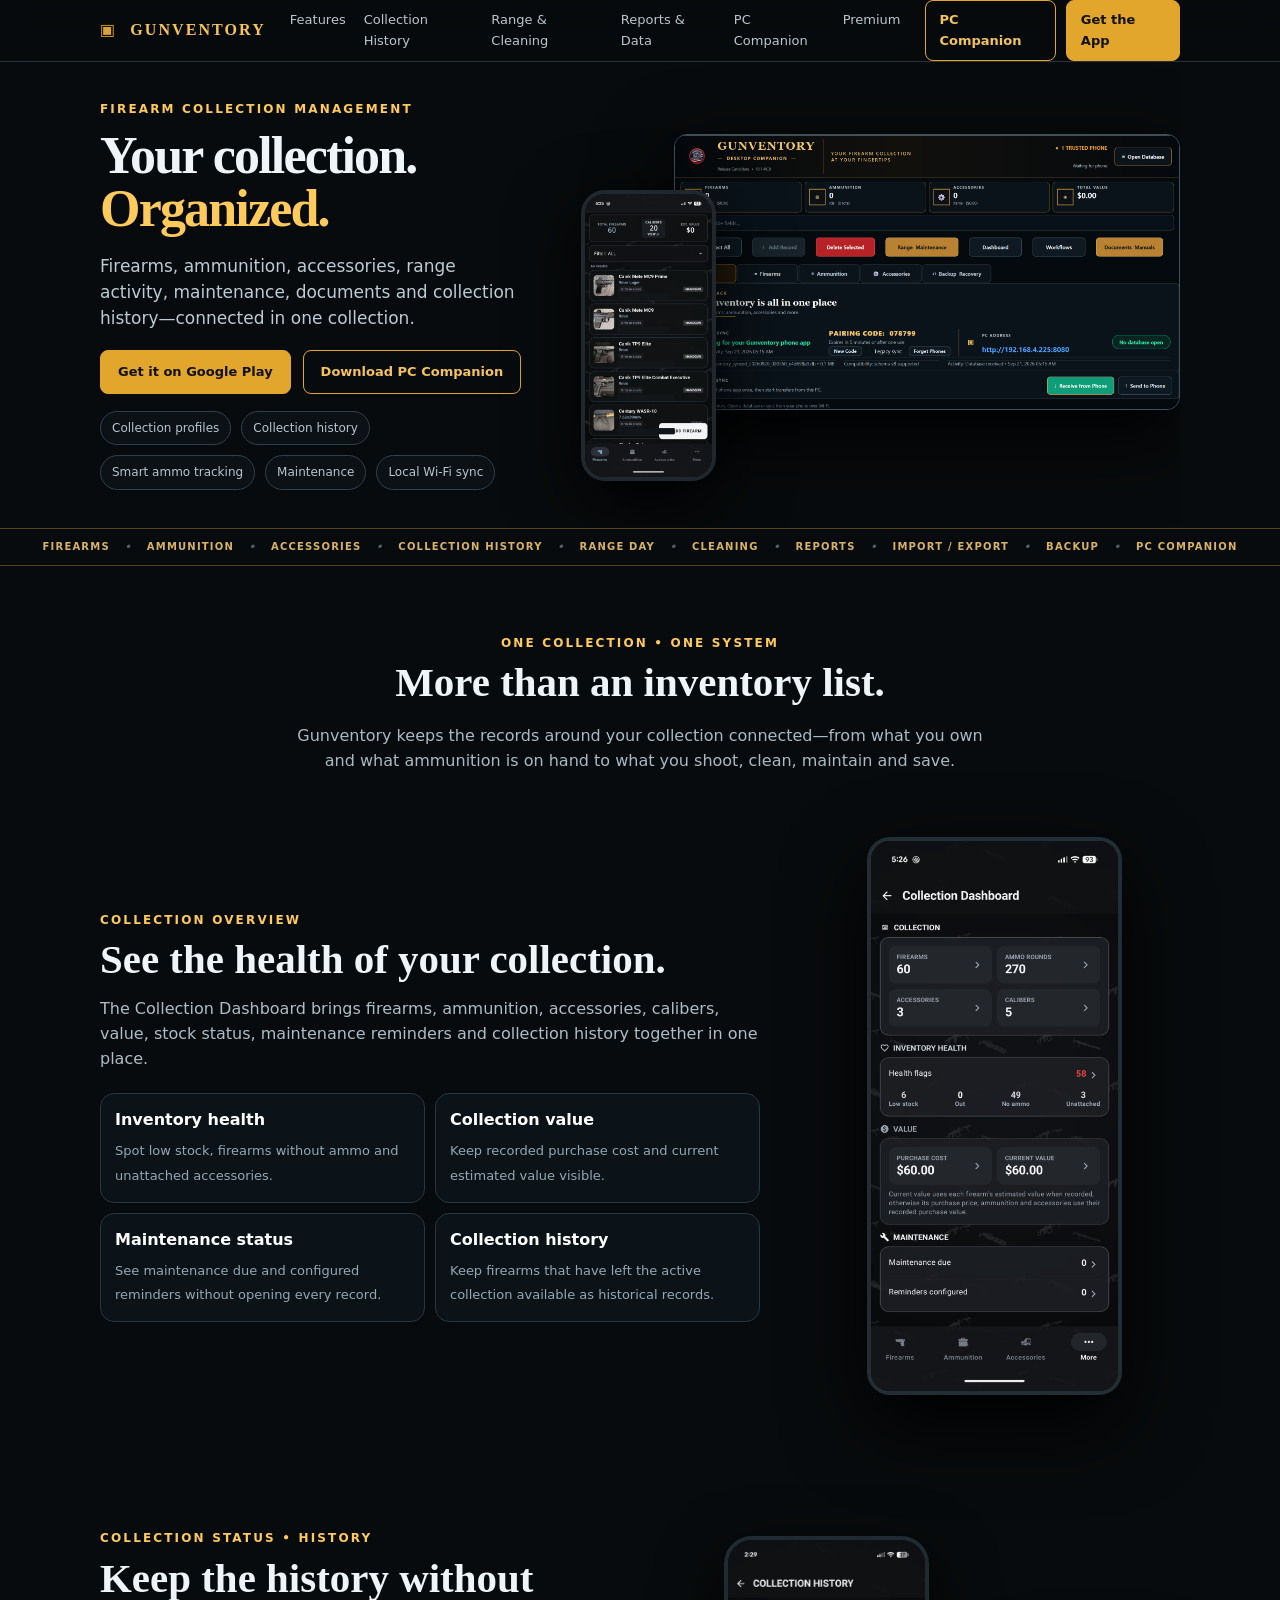
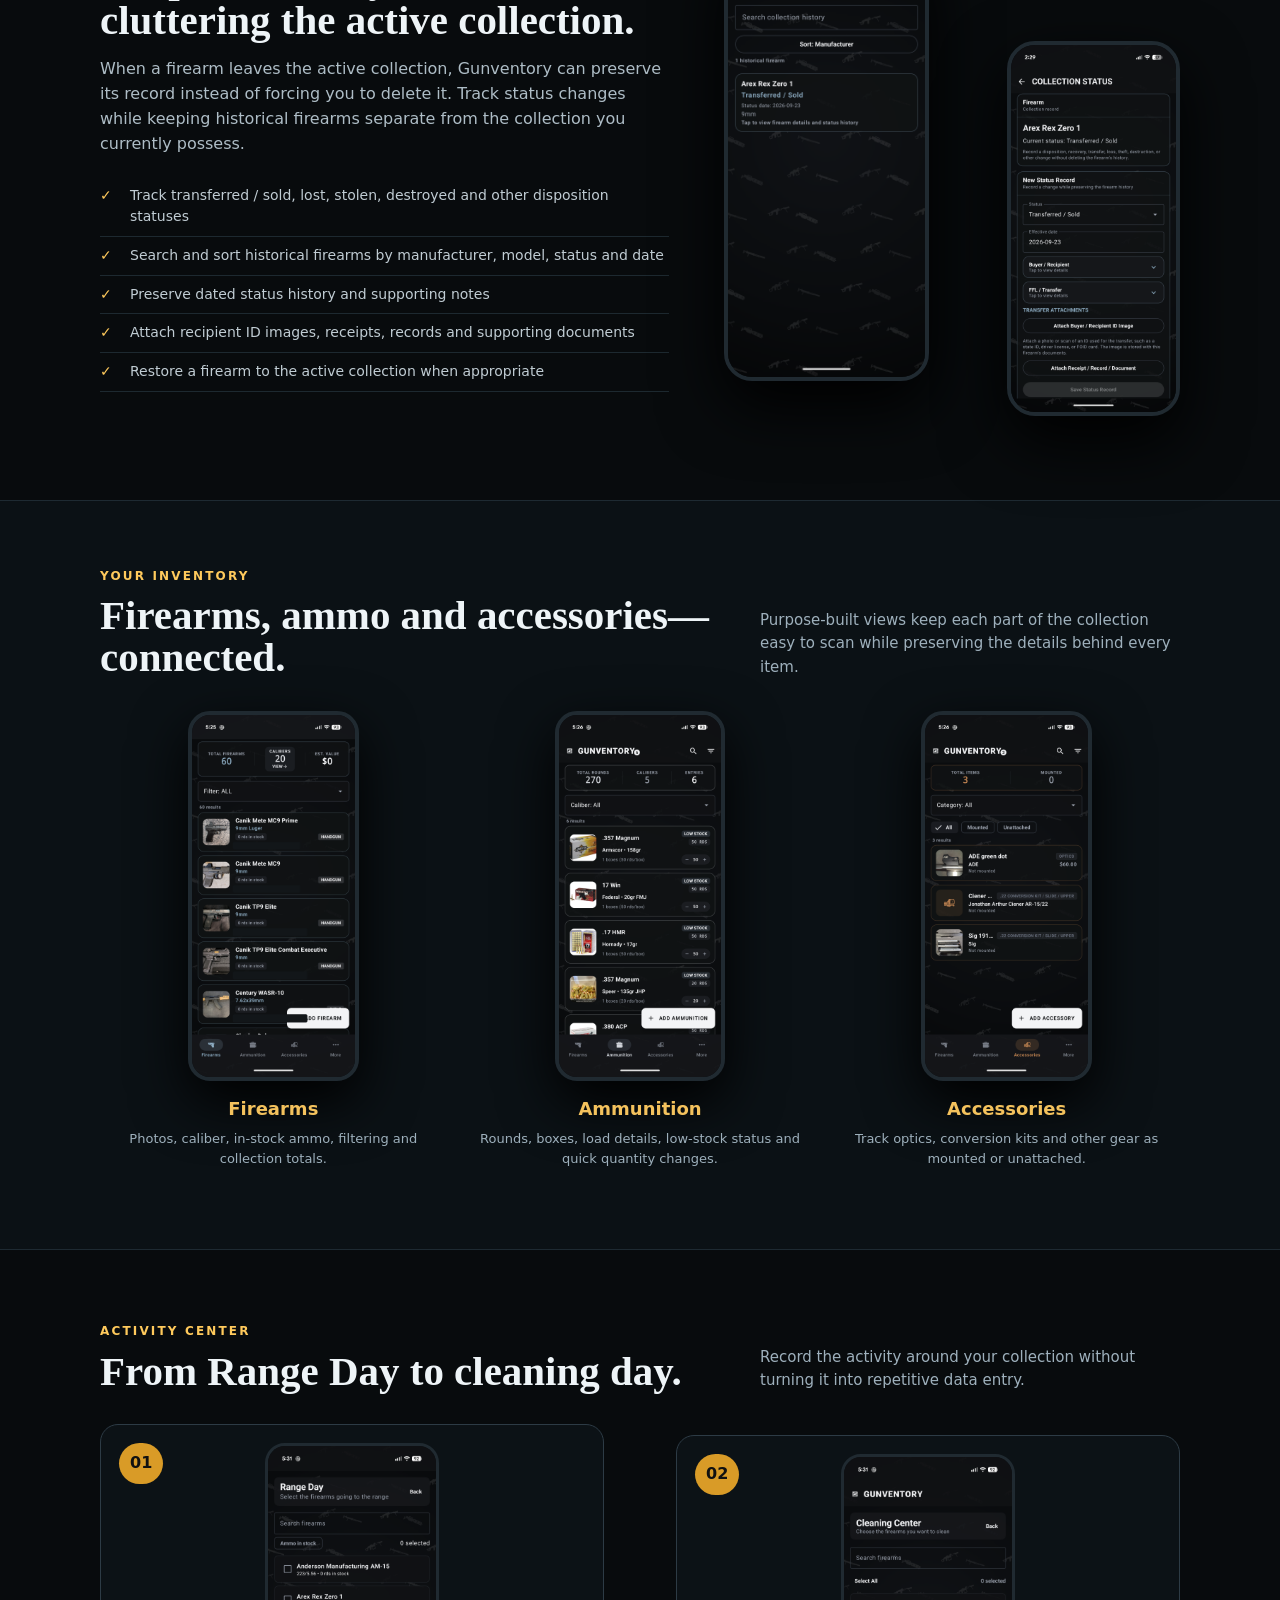
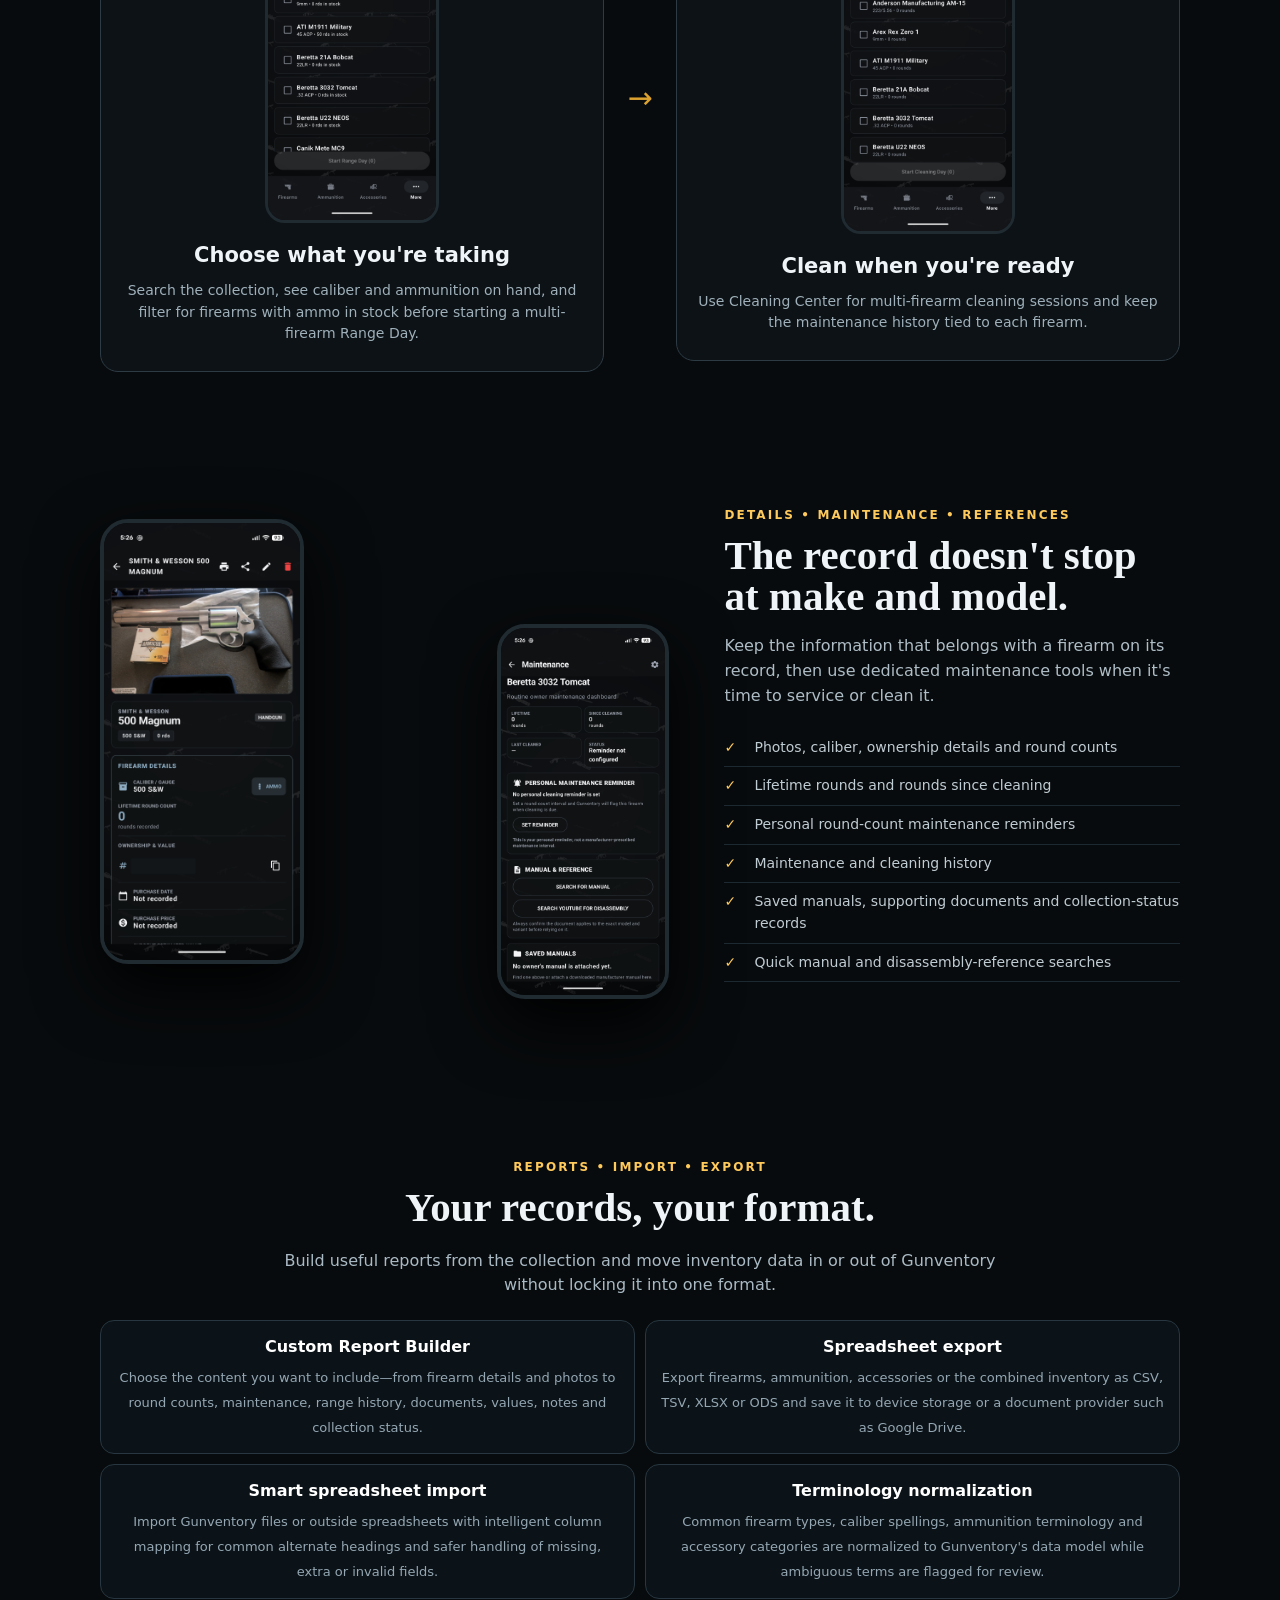
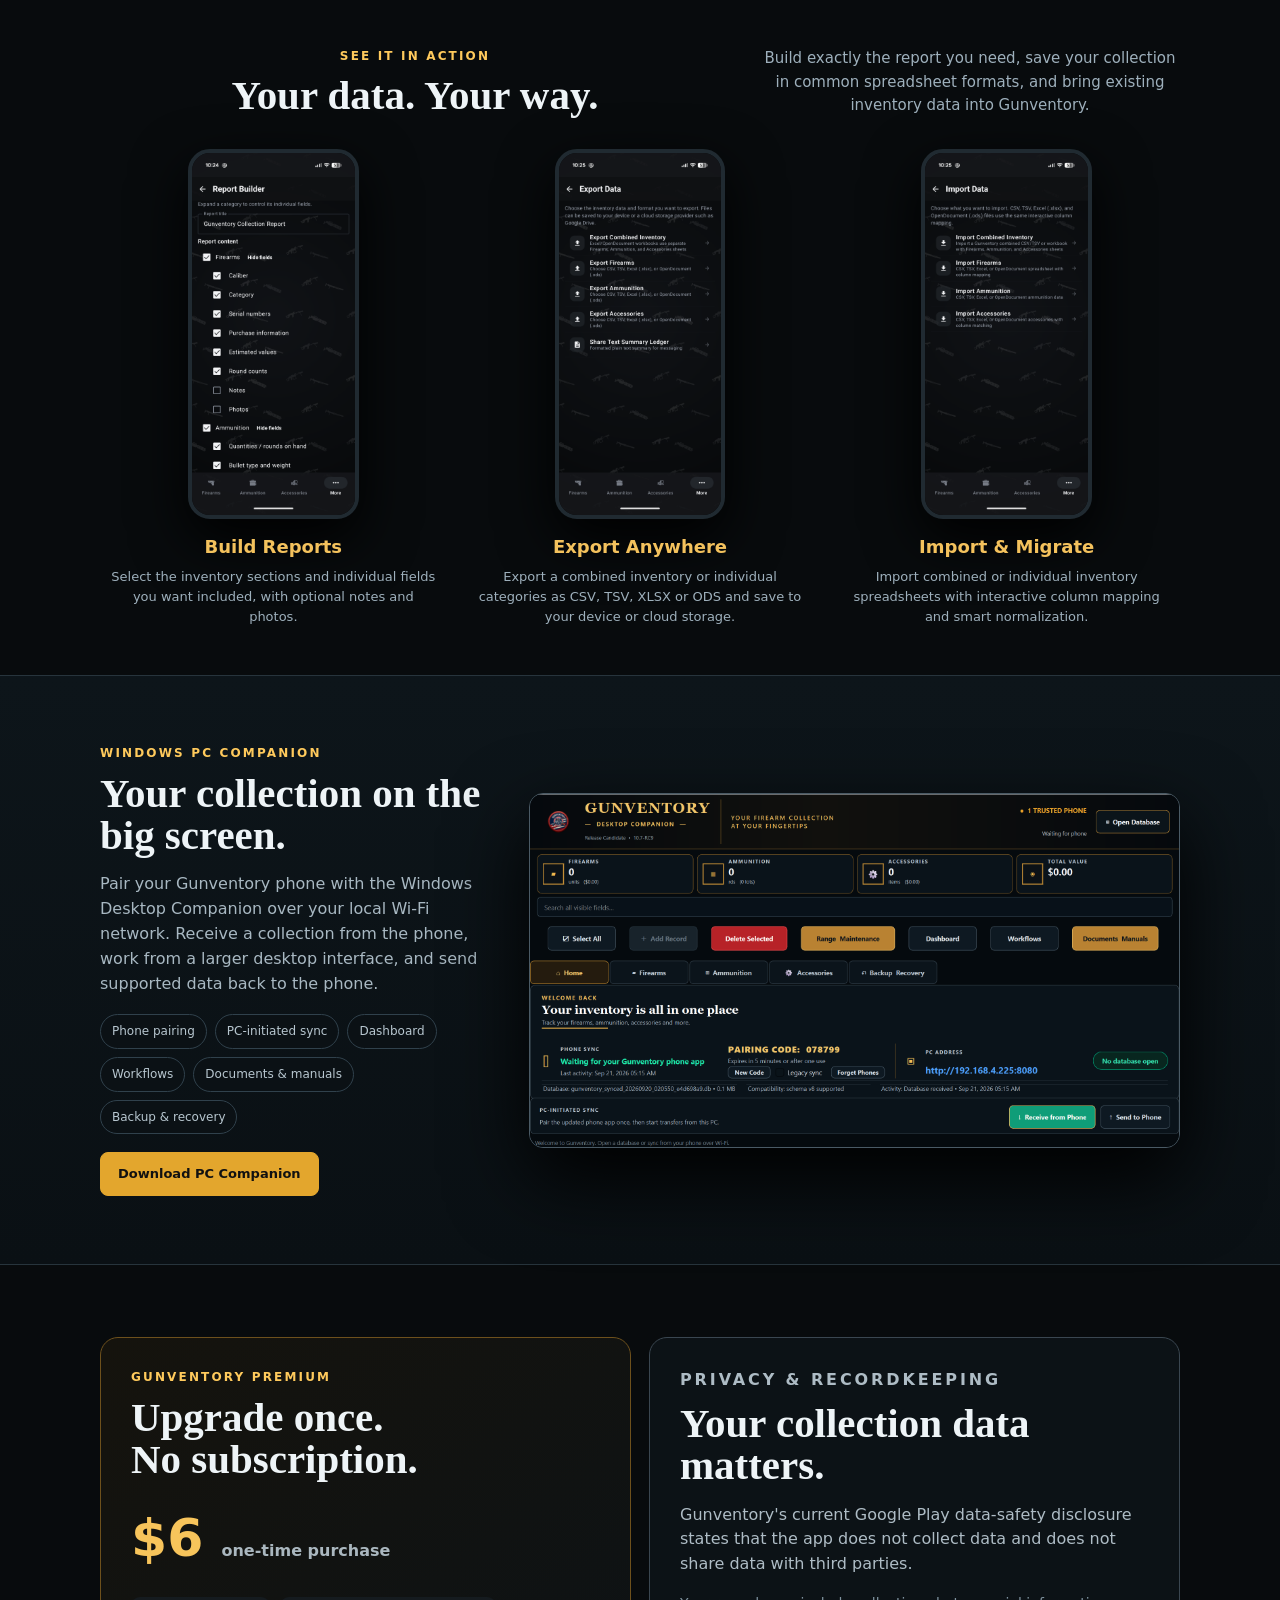
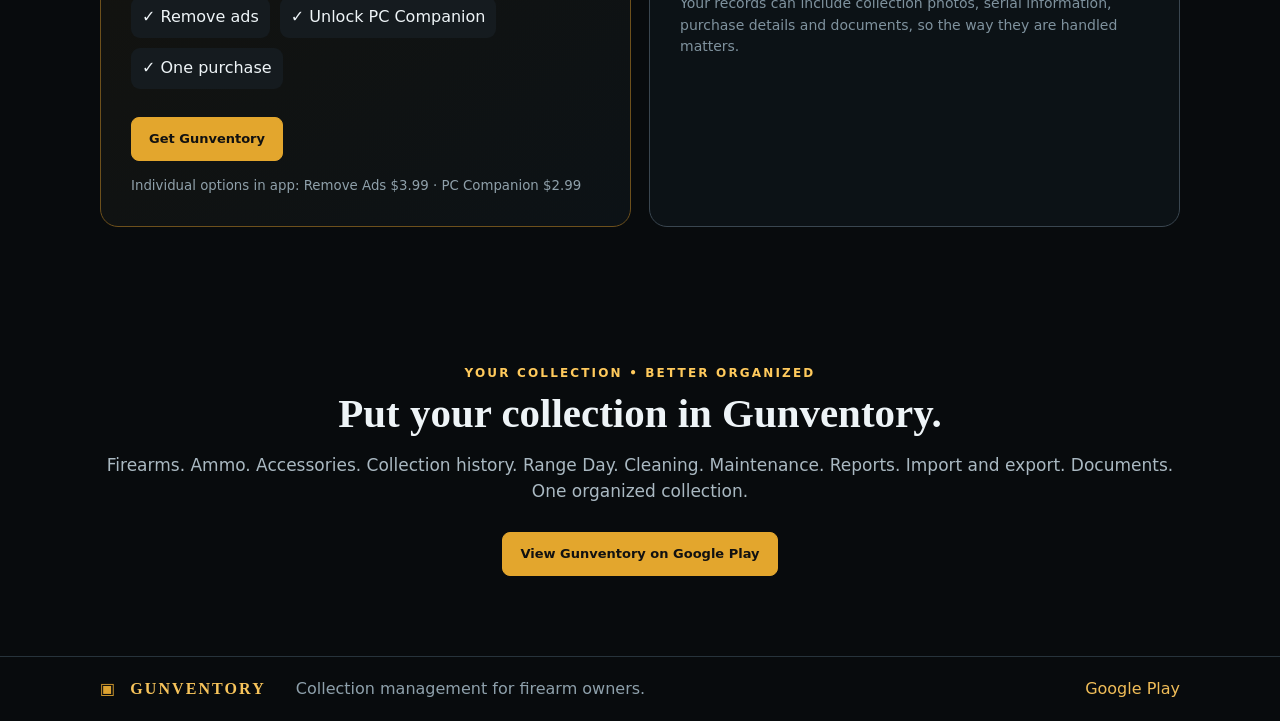
<file: index.html>
<!doctype html>
<html lang="en">
<head>
<meta charset="utf-8">
<meta name="viewport" content="width=device-width,initial-scale=1">
<meta name="description" content="Gunventory organizes firearms, ammunition, accessories, range activity, maintenance, documents, backups and PC sync in one collection-management system.">
<title>Gunventory — Your Collection. Organized.</title>
<link rel="stylesheet" href="style.css">
</head>
<body>
<header class="site-header">
  <a href="#top" class="logo"><span class="mark">▣</span> GUNVENTORY</a>
  <nav id="site-nav"><a href="#features">Features</a><a href="#history">Collection History</a><a href="#workflow">Range & Cleaning</a><a href="#reports">Reports & Data</a><a href="#pc">PC Companion</a><a href="#premium">Premium</a></nav>
  <button class="menu-toggle" type="button" aria-label="Open navigation menu" aria-controls="site-nav" aria-expanded="false"><span></span><span></span><span></span></button>
  <div class="header-actions">
    <a class="btn ghost" href="https://apps.microsoft.com/store/detail/9NG3MJ1LPPM2?cid=DevShareMCLPCS" target="_blank" rel="noopener noreferrer">PC Companion</a>
    <a class="btn" href="https://play.google.com/store/apps/details?id=com.Guns4America.gunventory2">Get the App</a>
  </div>
</header>

<main id="top">
<section class="hero wrap">
  <div class="hero-copy">
    <p class="eyebrow">FIREARM COLLECTION MANAGEMENT</p>
    <h1>Your collection.<br><em>Organized.</em></h1>
    <p class="lede">Firearms, ammunition, accessories, range activity, maintenance, documents and collection history—connected in one collection.</p>
    <div class="hero-actions">
      <a class="btn big" href="https://play.google.com/store/apps/details?id=com.Guns4America.gunventory2">Get it on Google Play</a>
      <a class="btn big ghost" href="https://apps.microsoft.com/store/detail/9NG3MJ1LPPM2?cid=DevShareMCLPCS" target="_blank" rel="noopener noreferrer">Download PC Companion</a>
    </div>
    <div class="hero-points"><span>Collection profiles</span><span>Collection history</span><span>Smart ammo tracking</span><span>Maintenance</span><span>Local Wi‑Fi sync</span></div>
  </div>
  <div class="hero-media">
    <img class="desktop-shot" src="assets/desktop.png" alt="Gunventory Desktop Companion">
    <img class="phone-shot" src="assets/firearms.png" alt="Gunventory firearms collection">
  </div>
</section>

<div class="feature-strip">FIREARMS <i>•</i> AMMUNITION <i>•</i> ACCESSORIES <i>•</i> COLLECTION HISTORY <i>•</i> RANGE DAY <i>•</i> CLEANING <i>•</i> REPORTS <i>•</i> IMPORT / EXPORT <i>•</i> BACKUP <i>•</i> PC COMPANION</div>

<section id="features" class="wrap intro">
  <p class="eyebrow">ONE COLLECTION • ONE SYSTEM</p>
  <h2>More than an inventory list.</h2>
  <p class="section-lede">Gunventory keeps the records around your collection connected—from what you own and what ammunition is on hand to what you shoot, clean, maintain and save.</p>
</section>

<section class="showcase wrap">
  <div class="copy">
    <p class="eyebrow">COLLECTION OVERVIEW</p>
    <h2>See the health of your collection.</h2>
    <p>The Collection Dashboard brings firearms, ammunition, accessories, calibers, value, stock status, maintenance reminders and collection history together in one place.</p>
    <div class="mini-grid">
      <div><strong>Inventory health</strong><span>Spot low stock, firearms without ammo and unattached accessories.</span></div>
      <div><strong>Collection value</strong><span>Keep recorded purchase cost and current estimated value visible.</span></div>
      <div><strong>Maintenance status</strong><span>See maintenance due and configured reminders without opening every record.</span></div>
      <div><strong>Collection history</strong><span>Keep firearms that have left the active collection available as historical records.</span></div>
    </div>
  </div>
  <div class="single-phone"><img src="assets/dashboard.png" alt="Gunventory Collection Dashboard"></div>
</section>

<section id="history" class="records wrap">
<div class="copy"><p class="eyebrow">COLLECTION STATUS • HISTORY</p><h2>Keep the history without cluttering the active collection.</h2><p>When a firearm leaves the active collection, Gunventory can preserve its record instead of forcing you to delete it. Track status changes while keeping historical firearms separate from the collection you currently possess.</p><ul class="checklist"><li>Track transferred / sold, lost, stolen, destroyed and other disposition statuses</li><li>Search and sort historical firearms by manufacturer, model, status and date</li><li>Preserve dated status history and supporting notes</li><li>Attach recipient ID images, receipts, records and supporting documents</li><li>Restore a firearm to the active collection when appropriate</li></ul></div>
<div class="record-images"><img class="detail" src="assets/collection-history.png" alt="Gunventory Collection History screen"><img class="maint" src="assets/collection-status.png" alt="Gunventory Collection Status screen"></div>
</section>

<section class="dark-band">
<div class="wrap">
  <div class="section-head">
    <div><p class="eyebrow">YOUR INVENTORY</p><h2>Firearms, ammo and accessories—connected.</h2></div>
    <p>Purpose-built views keep each part of the collection easy to scan while preserving the details behind every item.</p>
  </div>
  <div class="three-phones">
    <figure><img src="assets/firearms.png" alt="Firearms inventory"><figcaption><b>Firearms</b><span>Photos, caliber, in-stock ammo, filtering and collection totals.</span></figcaption></figure>
    <figure><img src="assets/ammunition.png" alt="Ammunition inventory"><figcaption><b>Ammunition</b><span>Rounds, boxes, load details, low-stock status and quick quantity changes.</span></figcaption></figure>
    <figure><img src="assets/accessories.png" alt="Accessories inventory"><figcaption><b>Accessories</b><span>Track optics, conversion kits and other gear as mounted or unattached.</span></figcaption></figure>
  </div>
</div>
</section>

<section id="workflow" class="workflow wrap">
  <div class="section-head">
    <div><p class="eyebrow">ACTIVITY CENTER</p><h2>From Range Day to cleaning day.</h2></div>
    <p>Record the activity around your collection without turning it into repetitive data entry.</p>
  </div>
  <div class="workflow-grid">
    <article><div class="step">01</div><img src="assets/range-day.png" alt="Gunventory Range Day"><h3>Choose what you're taking</h3><p>Search the collection, see caliber and ammunition on hand, and filter for firearms with ammo in stock before starting a multi-firearm Range Day.</p></article>
    <div class="flow-arrow">→</div>
    <article><div class="step">02</div><img src="assets/cleaning-center.png" alt="Gunventory Cleaning Center"><h3>Clean when you're ready</h3><p>Use Cleaning Center for multi-firearm cleaning sessions and keep the maintenance history tied to each firearm.</p></article>
  </div>
</section>

<section class="records wrap">
  <div class="record-images">
    <img class="detail" src="assets/firearm-detail.png" alt="Gunventory firearm detail screen">
    <img class="maint" src="assets/maintenance.png" alt="Gunventory maintenance dashboard">
  </div>
  <div class="copy">
    <p class="eyebrow">DETAILS • MAINTENANCE • REFERENCES</p>
    <h2>The record doesn't stop at make and model.</h2>
    <p>Keep the information that belongs with a firearm on its record, then use dedicated maintenance tools when it's time to service or clean it.</p>
    <ul class="checklist">
      <li>Photos, caliber, ownership details and round counts</li>
      <li>Lifetime rounds and rounds since cleaning</li>
      <li>Personal round-count maintenance reminders</li>
      <li>Maintenance and cleaning history</li>
      <li>Saved manuals, supporting documents and collection-status records</li>
      <li>Quick manual and disassembly-reference searches</li>
    </ul>
  </div>
</section>

<section id="reports" class="wrap intro">
  <p class="eyebrow">REPORTS • IMPORT • EXPORT</p>
  <h2>Your records, your format.</h2>
  <p class="section-lede">Build useful reports from the collection and move inventory data in or out of Gunventory without locking it into one format.</p>
  <div class="mini-grid">
    <div><strong>Custom Report Builder</strong><span>Choose the content you want to include—from firearm details and photos to round counts, maintenance, range history, documents, values, notes and collection status.</span></div>
    <div><strong>Spreadsheet export</strong><span>Export firearms, ammunition, accessories or the combined inventory as CSV, TSV, XLSX or ODS and save it to device storage or a document provider such as Google Drive.</span></div>
    <div><strong>Smart spreadsheet import</strong><span>Import Gunventory files or outside spreadsheets with intelligent column mapping for common alternate headings and safer handling of missing, extra or invalid fields.</span></div>
    <div><strong>Terminology normalization</strong><span>Common firearm types, caliber spellings, ammunition terminology and accessory categories are normalized to Gunventory's data model while ambiguous terms are flagged for review.</span></div>
  </div>
  <div class="section-head" style="margin-top:3rem">
    <div><p class="eyebrow">SEE IT IN ACTION</p><h2>Your data. Your way.</h2></div>
    <p>Build exactly the report you need, save your collection in common spreadsheet formats, and bring existing inventory data into Gunventory.</p>
  </div>
  <div class="three-phones">
    <figure><img src="assets/report-builder.png" alt="Gunventory Custom Report Builder"><figcaption><b>Build Reports</b><span>Select the inventory sections and individual fields you want included, with optional notes and photos.</span></figcaption></figure>
    <figure><img src="assets/export-data.png" alt="Gunventory Export Data screen"><figcaption><b>Export Anywhere</b><span>Export a combined inventory or individual categories as CSV, TSV, XLSX or ODS and save to your device or cloud storage.</span></figcaption></figure>
    <figure><img src="assets/import-data.png" alt="Gunventory Import Data screen"><figcaption><b>Import &amp; Migrate</b><span>Import combined or individual inventory spreadsheets with interactive column mapping and smart normalization.</span></figcaption></figure>
  </div>
</section>

<section id="pc" class="pc-section">
<div class="wrap pc-grid">
  <div>
    <p class="eyebrow">WINDOWS PC COMPANION</p>
    <h2>Your collection on the big screen.</h2>
    <p>Pair your Gunventory phone with the Windows Desktop Companion over your local Wi‑Fi network. Receive a collection from the phone, work from a larger desktop interface, and send supported data back to the phone.</p>
    <div class="pc-features">
      <span>Phone pairing</span><span>PC-initiated sync</span><span>Dashboard</span><span>Workflows</span><span>Documents & manuals</span><span>Backup & recovery</span>
    </div>
    <a class="btn big" href="https://apps.microsoft.com/store/detail/9NG3MJ1LPPM2?cid=DevShareMCLPCS" target="_blank" rel="noopener noreferrer">Download PC Companion</a>
  </div>
  <img src="assets/desktop.png" alt="Gunventory Windows Desktop Companion">
</div>
</section>

<section id="premium" class="premium wrap">
  <div class="premium-card">
    <p class="eyebrow">GUNVENTORY PREMIUM</p>
    <h2>Upgrade once.<br>No subscription.</h2>
    <div class="price">$6 <small>one-time purchase</small></div>
    <div class="premium-list"><span>✓ Remove ads</span><span>✓ Unlock PC Companion</span><span>✓ One purchase</span></div>
    <a class="btn big" href="https://play.google.com/store/apps/details?id=com.Guns4America.gunventory2">Get Gunventory</a>
    <small>Individual options in app: Remove Ads $3.99 · PC Companion $2.99</small>
  </div>
  <div class="privacy-card">
    <p class="eyebrow">PRIVACY & RECORDKEEPING</p>
    <h2>Your collection data matters.</h2>
    <p>Gunventory's current Google Play data-safety disclosure states that the app does not collect data and does not share data with third parties.</p>
    <p class="muted">Your records can include collection photos, serial information, purchase details and documents, so the way they are handled matters.</p>
  </div>
</section>

<section class="cta wrap">
  <p class="eyebrow">YOUR COLLECTION • BETTER ORGANIZED</p>
  <h2>Put your collection in Gunventory.</h2>
  <p>Firearms. Ammo. Accessories. Collection history. Range Day. Cleaning. Maintenance. Reports. Import and export. Documents. One organized collection.</p>
  <a class="btn big" href="https://play.google.com/store/apps/details?id=com.Guns4America.gunventory2">View Gunventory on Google Play</a>
</section>
</main>

<footer><a href="#top" class="logo"><span class="mark">▣</span> GUNVENTORY</a><span>Collection management for firearm owners.</span><a href="https://play.google.com/store/apps/details?id=com.Guns4America.gunventory2">Google Play</a></footer>
<script>
(() => {
  const header = document.querySelector('.site-header');
  const toggle = document.querySelector('.menu-toggle');
  const nav = document.getElementById('site-nav');
  if (!header || !toggle || !nav) return;
  const closeMenu = () => {
    header.classList.remove('menu-open');
    toggle.setAttribute('aria-expanded', 'false');
    toggle.setAttribute('aria-label', 'Open navigation menu');
  };
  toggle.addEventListener('click', () => {
    const isOpen = header.classList.toggle('menu-open');
    toggle.setAttribute('aria-expanded', String(isOpen));
    toggle.setAttribute('aria-label', isOpen ? 'Close navigation menu' : 'Open navigation menu');
  });
  nav.querySelectorAll('a').forEach(link => link.addEventListener('click', closeMenu));
  document.addEventListener('keydown', event => {
    if (event.key === 'Escape') { closeMenu(); toggle.focus(); }
  });
  window.addEventListener('resize', () => {
    if (window.innerWidth > 980) closeMenu();
  });
})();
</script>
</body></html>
</file>
<file: style.css>
:root{--bg:#080b0d;--panel:#0d1419;--panel2:#111a20;--line:#263642;--text:#eef4f7;--muted:#9eb0bc;--gold:#e3a62d;--gold2:#ffca5c;--blue:#8cb7d4;--max:1240px}
*{box-sizing:border-box}html{scroll-behavior:smooth}body{margin:0;background:var(--bg);color:var(--text);font-family:Inter,ui-sans-serif,system-ui,-apple-system,Segoe UI,Roboto,Arial,sans-serif;line-height:1.55}a{color:inherit;text-decoration:none}img{display:block;max-width:100%}.wrap{width:min(var(--max),calc(100% - 48px));margin:auto}.site-header{height:76px;padding:0 max(24px,calc((100vw - var(--max))/2));display:flex;align-items:center;gap:34px;border-bottom:1px solid #26313a;background:rgba(8,11,13,.92);backdrop-filter:blur(14px);position:sticky;top:0;z-index:50}.logo{font-family:Georgia,serif;font-weight:800;letter-spacing:.13em;color:#f7c45b;white-space:nowrap}.mark{font-family:system-ui;color:#dca230;margin-right:7px}.site-header nav{display:flex;gap:24px;margin-left:auto}.site-header nav a{font-size:14px;color:#b9c6ce}.site-header nav a:hover{color:#fff}.header-actions{display:flex;gap:10px}.menu-toggle{display:none;width:42px;height:42px;padding:9px;border:1px solid #394954;border-radius:9px;background:#0c1318;cursor:pointer;align-items:center;justify-content:center;flex-direction:column;gap:5px}.menu-toggle span{display:block;width:20px;height:2px;background:#f4c35e;border-radius:2px;transition:transform .2s,opacity .2s}.btn{display:inline-flex;align-items:center;justify-content:center;border:1px solid var(--gold);background:var(--gold);color:#111;font-weight:800;border-radius:10px;padding:11px 17px;transition:.2s}.btn:hover{transform:translateY(-1px);filter:brightness(1.06)}.btn.ghost{background:transparent;color:#f4c35e}.btn.big{padding:14px 20px}.eyebrow{font-size:12px;font-weight:900;letter-spacing:.18em;color:var(--gold2);margin:0 0 10px;text-transform:uppercase}.hero{min-height:690px;display:grid;grid-template-columns:.85fr 1.4fr;align-items:center;gap:44px;padding-top:65px;padding-bottom:65px;overflow:hidden}.hero h1,.intro h2,.showcase h2,.section-head h2,.records h2,.pc-section h2,.premium h2,.cta h2{font-family:Georgia,serif;line-height:1.02;margin:0}.hero h1{font-size:clamp(54px,6vw,88px);letter-spacing:-.035em}.hero h1 em{color:var(--gold2);font-style:normal}.lede{font-size:20px;color:#bdcbd4;max-width:600px;margin:25px 0}.hero-actions{display:flex;gap:12px;flex-wrap:wrap}.hero-points{display:flex;gap:10px;flex-wrap:wrap;margin-top:24px}.hero-points span,.pc-features span{border:1px solid #30414c;border-radius:999px;padding:7px 11px;color:#b7c6cf;font-size:12px;background:#0b1115}.hero-media{position:relative;min-height:520px}.desktop-shot{position:absolute;width:90%;right:-7%;top:3%;border:1px solid #40515c;border-radius:13px;box-shadow:0 25px 80px #000}.phone-shot{position:absolute;width:205px;left:2%;bottom:-8%;border:5px solid #20282e;border-radius:30px;box-shadow:0 22px 70px #000;max-height:510px;object-fit:cover;object-position:top}.feature-strip{padding:14px 20px;text-align:center;border-top:1px solid #5a431b;border-bottom:1px solid #5a431b;color:#d7b268;font-size:12px;font-weight:900;letter-spacing:.12em;white-space:nowrap;overflow:hidden}.feature-strip i{color:#52606a;padding:0 10px}.intro{padding:100px 0 55px;text-align:center}.intro h2,.showcase h2,.section-head h2,.records h2,.pc-section h2,.premium h2,.cta h2{font-size:clamp(38px,4.5vw,60px)}.section-lede{max-width:780px;margin:20px auto 0;color:#aabac4;font-size:19px}.showcase{display:grid;grid-template-columns:1.1fr .7fr;gap:70px;align-items:center;padding:45px 0 110px}.copy>p:not(.eyebrow){color:#aebdc6;font-size:18px}.single-phone img{width:340px;margin:auto;border-radius:30px;border:4px solid #222d34;box-shadow:0 30px 80px #000}.mini-grid{display:grid;grid-template-columns:1fr 1fr;gap:14px;margin-top:30px}.mini-grid div{padding:18px;border:1px solid #273640;background:#0c1318;border-radius:14px}.mini-grid strong{display:block;color:#fff;margin-bottom:5px}.mini-grid span{font-size:14px;color:#94a7b3}.dark-band{background:#0b1115;border-top:1px solid #1e2a32;border-bottom:1px solid #1e2a32;padding:100px 0}.section-head{display:grid;grid-template-columns:1.2fr .8fr;gap:40px;align-items:end;margin-bottom:45px}.section-head>p{color:#9eb0bc;margin:0;font-size:17px}.three-phones{display:grid;grid-template-columns:repeat(3,1fr);gap:28px;align-items:start}.three-phones figure{margin:0;text-align:center}.three-phones img{height:570px;width:auto;margin:auto;border:4px solid #202a31;border-radius:28px;box-shadow:0 20px 55px #000;object-fit:cover;object-position:top}.three-phones figcaption{padding:20px 10px}.three-phones b{display:block;font-size:21px;color:#f4c25d}.three-phones span{display:block;color:#9eb0bc;font-size:14px;margin-top:6px}.workflow{padding:110px 0}.workflow-grid{display:grid;grid-template-columns:1fr 50px 1fr;gap:22px;align-items:center}.workflow article{background:#0c1216;border:1px solid #2d3b45;border-radius:22px;padding:24px;text-align:center;position:relative}.workflow article img{height:590px;width:auto;margin:0 auto 24px;border-radius:25px;border:3px solid #202a31;object-fit:cover;object-position:top}.workflow article h3{font-size:25px;margin:5px 0}.workflow article p{color:#9fb0ba;margin:8px auto;max-width:480px}.step{position:absolute;top:18px;left:18px;background:#d99b27;color:#111;font-weight:900;border-radius:999px;padding:8px 11px;z-index:2}.flow-arrow{text-align:center;font-size:40px;color:#dca230}.records{display:grid;grid-template-columns:1fr .8fr;gap:80px;align-items:center;padding:90px 0 130px}.record-images{height:690px;position:relative}.record-images img{position:absolute;border-radius:28px;border:4px solid #202a31;box-shadow:0 25px 65px #000;object-fit:cover;object-position:top}.record-images .detail{height:650px;left:0;top:0}.record-images .maint{height:570px;right:0;bottom:-10px}.checklist{list-style:none;padding:0;margin:30px 0}.checklist li{padding:11px 0 11px 30px;border-bottom:1px solid #1d2930;color:#c0ccd3;position:relative}.checklist li:before{content:"✓";position:absolute;left:0;color:var(--gold2);font-weight:900}.pc-section{background:linear-gradient(180deg,#0d151a,#0a1014);border-top:1px solid #27343c;border-bottom:1px solid #27343c;padding:100px 0}.pc-grid{display:grid;grid-template-columns:.75fr 1.25fr;gap:55px;align-items:center}.pc-grid>div>p:not(.eyebrow){color:#a8b8c2;font-size:18px}.pc-grid img{border:1px solid #4a5a65;border-radius:14px;box-shadow:0 30px 80px #000}.pc-features{display:flex;flex-wrap:wrap;gap:8px;margin:25px 0}.premium{display:grid;grid-template-columns:1fr 1fr;gap:24px;padding:110px 0}.premium-card,.privacy-card{border:1px solid #3a4650;border-radius:24px;padding:45px;background:#0c1216}.premium-card{border-color:#6d501c;background:linear-gradient(145deg,#15130d,#0c1216)}.price{font-size:70px;font-weight:900;color:#f7c45b;margin:25px 0}.price small{font-size:16px;color:#aab7bf;font-weight:600}.premium-list{display:flex;gap:10px;flex-wrap:wrap;margin:0 0 28px}.premium-list span{background:#151b1f;padding:8px 11px;border-radius:9px}.premium-card>small{display:block;color:#8fa0aa;margin-top:15px}.privacy-card p{color:#aebcc5;font-size:18px}.muted{font-size:14px!important;color:#7f929e!important}.cta{text-align:center;padding:90px 0 120px}.cta p:not(.eyebrow){color:#aab9c2;font-size:19px}.cta .btn{margin-top:10px}footer{border-top:1px solid #27333b;padding:28px max(24px,calc((100vw - var(--max))/2));display:flex;align-items:center;gap:30px;color:#8ea0ab}footer span:nth-child(2){margin-right:auto}footer>a:last-child{color:#f0bd58}

@media(max-width:980px){.site-header{position:sticky}.menu-toggle{display:flex;margin-left:auto;flex:0 0 auto}.site-header nav{display:none;position:absolute;top:100%;left:0;right:0;margin:0;padding:10px 24px 18px;flex-direction:column;gap:0;background:rgba(8,11,13,.98);border-top:1px solid #202c34;border-bottom:1px solid #394954;box-shadow:0 18px 35px rgba(0,0,0,.45);backdrop-filter:blur(14px)}.site-header.menu-open nav{display:flex}.site-header nav a{display:block;padding:13px 4px;border-bottom:1px solid #1d2930;font-size:15px}.site-header nav a:last-child{border-bottom:0}.site-header.menu-open .menu-toggle span:nth-child(1){transform:translateY(7px) rotate(45deg)}.site-header.menu-open .menu-toggle span:nth-child(2){opacity:0}.site-header.menu-open .menu-toggle span:nth-child(3){transform:translateY(-7px) rotate(-45deg)}.hero{grid-template-columns:1fr;padding-top:55px}.hero-media{min-height:440px}.showcase,.records,.pc-grid{grid-template-columns:1fr}.single-phone{order:-1}.section-head{grid-template-columns:1fr}.three-phones{gap:12px}.three-phones img{height:470px}.record-images{max-width:650px;width:100%;margin:auto}.premium{grid-template-columns:1fr}.pc-grid img{order:-1}}
@media(max-width:700px){.site-header nav{padding-left:14px;padding-right:14px}.wrap{width:min(100% - 28px,var(--max))}.site-header{height:66px;padding:0 14px}.header-actions .ghost{display:none}.logo{font-size:14px}.hero{padding-top:38px;min-height:auto}.hero h1{font-size:52px}.lede{font-size:17px}.hero-media{min-height:360px}.desktop-shot{width:96%;right:-16%;top:25px}.phone-shot{width:145px;left:0;max-height:350px}.feature-strip{font-size:10px;text-align:left}.intro{padding-top:70px}.showcase{gap:35px;padding-bottom:75px}.mini-grid{grid-template-columns:1fr}.dark-band{padding:70px 0}.three-phones{display:flex;overflow-x:auto;scroll-snap-type:x mandatory;padding:0 6px 20px}.three-phones figure{min-width:75vw;scroll-snap-align:center}.three-phones img{height:510px}.workflow{padding:75px 0}.workflow-grid{grid-template-columns:1fr}.flow-arrow{transform:rotate(90deg)}.workflow article img{height:520px}.records{gap:35px;padding:70px 0 90px}.record-images{height:560px}.record-images .detail{height:520px}.record-images .maint{height:430px}.pc-section{padding:75px 0}.premium{padding:75px 0}.premium-card,.privacy-card{padding:28px}.price{font-size:56px}footer{flex-wrap:wrap}footer span:nth-child(2){width:100%;order:3}}


/* ===== Compact desktop sizing pass ===== */
@media (min-width:981px){
  :root{--max:1180px}
  .site-header{height:62px;gap:24px}
  .site-header nav{gap:18px}
  .site-header nav a{font-size:13px}
  .btn{padding:9px 14px;border-radius:8px;font-size:13px}
  .btn.big{padding:11px 17px}

  .hero{
    min-height:500px;
    grid-template-columns:.82fr 1.18fr;
    gap:34px;
    padding-top:38px;
    padding-bottom:38px
  }
  .hero h1{font-size:clamp(46px,4.2vw,66px)}
  .lede{font-size:17px;margin:18px 0}
  .hero-points{margin-top:17px}
  .hero-media{min-height:390px}
  .desktop-shot{width:84%;right:0;top:4%}
  .phone-shot{
    width:150px;
    left:3%;
    bottom:-3%;
    max-height:390px;
    border-width:4px;
    border-radius:24px
  }

  .feature-strip{padding:10px 18px;font-size:10px}
  .intro{padding:68px 0 34px}
  .intro h2,.showcase h2,.section-head h2,.records h2,
  .pc-section h2,.premium h2,.cta h2{
    font-size:clamp(32px,3.2vw,46px)
  }
  .section-lede{font-size:16px;max-width:720px}

  .showcase{
    grid-template-columns:1.1fr .62fr;
    gap:48px;
    padding:30px 0 72px
  }
  .copy>p:not(.eyebrow){font-size:16px}
  .single-phone img{width:255px;border-radius:23px}
  .mini-grid{gap:10px;margin-top:22px}
  .mini-grid div{padding:14px}
  .mini-grid span{font-size:13px}

  .dark-band{padding:66px 0}
  .section-head{gap:30px;margin-bottom:32px}
  .section-head>p{font-size:15px}
  .three-phones{gap:20px}
  .three-phones img{height:420px;border-radius:22px}
  .three-phones figcaption{padding:14px 8px}
  .three-phones b{font-size:18px}
  .three-phones span{font-size:13px}

  .workflow{padding:72px 0}
  .workflow-grid{grid-template-columns:1fr 40px 1fr;gap:16px}
  .workflow article{padding:18px;border-radius:18px}
  .workflow article img{height:430px;border-radius:20px;margin-bottom:16px}
  .workflow article h3{font-size:21px}
  .workflow article p{font-size:14px}
  .flow-arrow{font-size:30px}

  .records{gap:55px;padding:62px 0 88px}
  .record-images{height:520px}
  .record-images .detail{height:490px}
  .record-images .maint{height:420px}
  .checklist{margin:20px 0}
  .checklist li{padding-top:8px;padding-bottom:8px;font-size:14px}

  .pc-section{padding:68px 0}
  .pc-grid{gap:38px}
  .pc-grid>div>p:not(.eyebrow){font-size:16px}
  .pc-features{margin:18px 0}

  .premium{gap:18px;padding:72px 0}
  .premium-card,.privacy-card{padding:30px;border-radius:18px}
  .price{font-size:52px;margin:18px 0}
  .privacy-card p{font-size:16px}

  .cta{padding:65px 0 80px}
  .cta p:not(.eyebrow){font-size:17px}
  footer{padding-top:20px;padding-bottom:20px}
}

/* Extra compression for common laptop / 1366px-wide displays */
@media (min-width:981px) and (max-width:1450px){
  :root{--max:1080px}
  .hero{min-height:455px}
  .hero h1{font-size:52px}
  .hero-media{min-height:350px}
  .desktop-shot{width:82%}
  .phone-shot{width:135px;max-height:350px}
  .three-phones img{height:370px}
  .workflow article img{height:380px}
  .record-images{height:470px}
  .record-images .detail{height:445px}
  .record-images .maint{height:375px}
}
</file>
